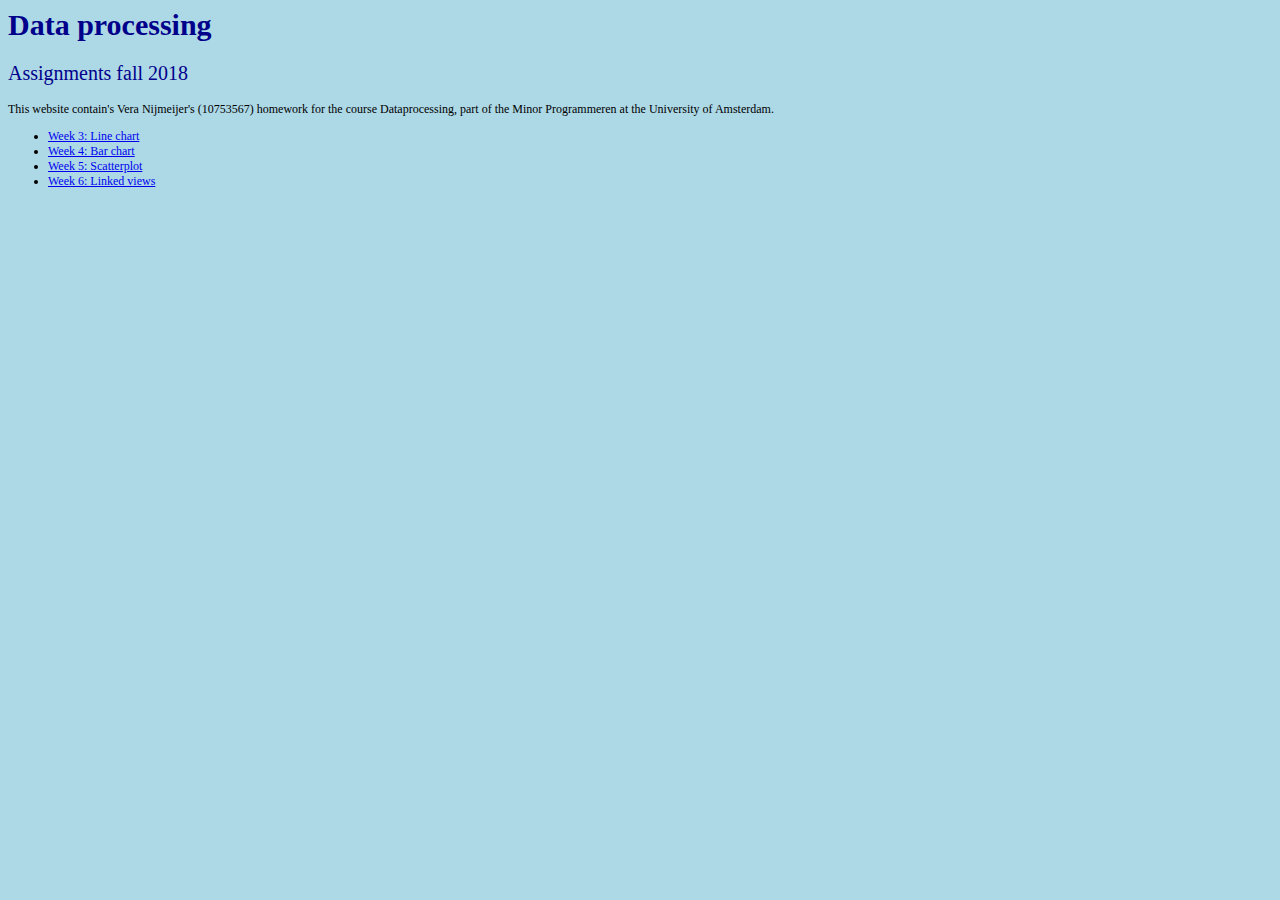
<file: index.html>
<html>
  <head>
    <title>Data processing assignments</title>
    <link rel="stylesheet" href="styles.css">
  </head>
  <body>
    <h1>Data processing</h1>
    <h2>Assignments fall 2018</h2>
    <p>
      This website contain's Vera Nijmeijer's (10753567) homework for the course Dataprocessing, part of the Minor Programmeren at the University of Amsterdam.
    </p>
    <div class="list">
      <ul>
        <li><a href="Homework/Week_3/linechart.html">Week 3: Line chart</a></li>
        <li><a href="Homework/Week_4/index.html">Week 4: Bar chart</a></li>
        <li><a href="Homework/Week_5/scatter.html">Week 5: Scatterplot</a></li>
        <li><a href="Homework/Week_6/views.html">Week 6: Linked views</a></li>
      </ul>
    </div>
  </body>
</html>
</file>
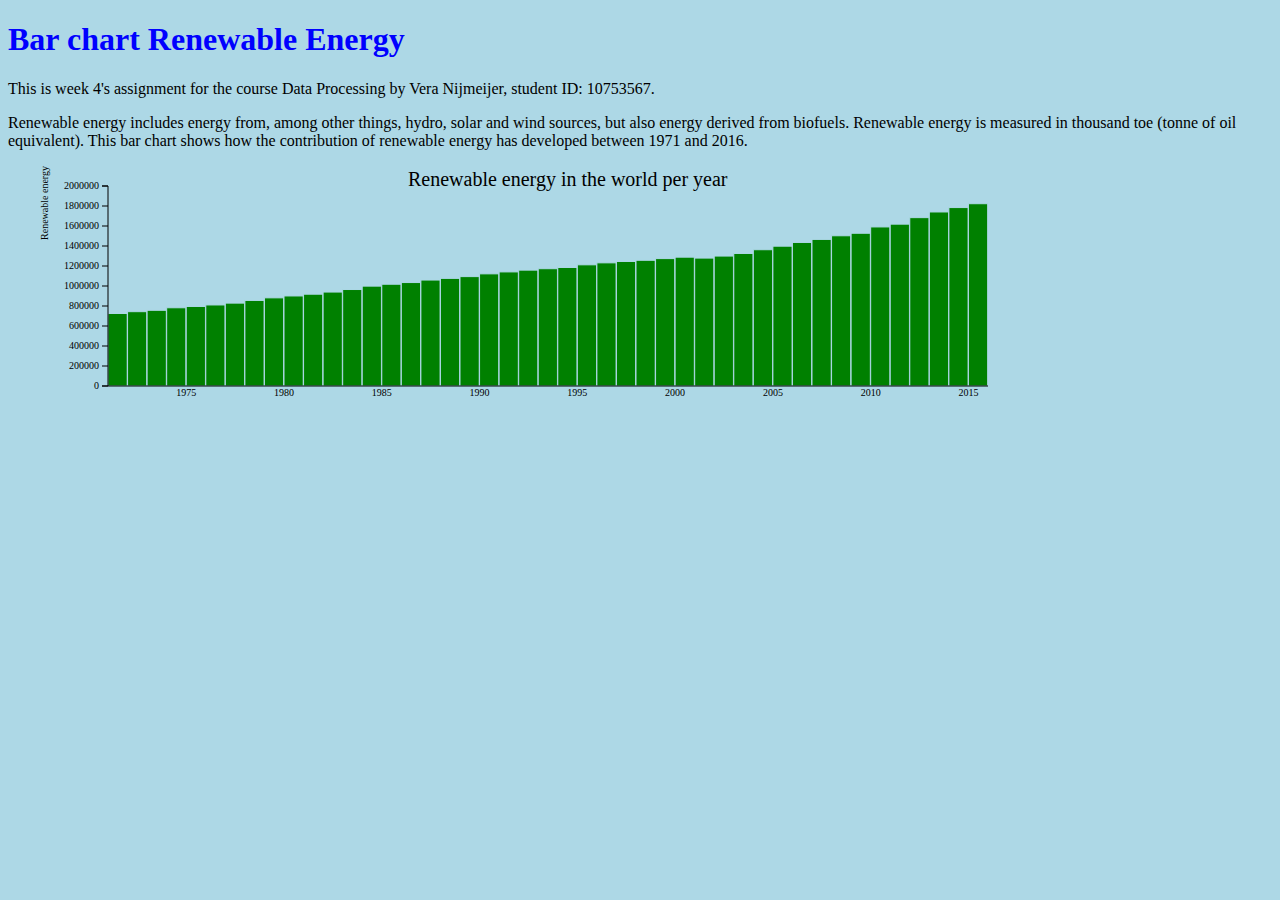
<file: Homework/Week_4/index.html>
<!DOCTYPE html>
<html lang="en">
    <head>
        <meta charset="utf-8">
        <title>Renewable Energy</title>
        <script type="text/javascript" src="d3/d3.v3.js"></script>
        <script type="text/javascript" src="d3/tip.js"></script>
        <link rel="stylesheet" type="text/css" href="styles2.css">
    </head>
    <body>
        <script type="text/javascript">
          d3.select("body").append("h1").attr("class", "joe").text("Bar chart Renewable Energy");
          d3.select("body").append("p").text("This is week 4's assignment for the course Data Processing by Vera Nijmeijer, student ID: 10753567.");
          d3.select("body").append("p").text("Renewable energy includes energy from, among other things, hydro, solar and wind sources, but also energy derived from biofuels. Renewable energy is measured in thousand toe (tonne of oil equivalent). This bar chart shows how the contribution of renewable energy has developed between 1971 and 2016.")

          // define size of svg
          var w = 1000;
          var h = 250;
          var barPadding = 3;
          var margin = ({top: 20, right: 20, bottom: 30, left: 100})

          // create svg
          var svg = d3.select("body")
                      .append("svg")
                      .attr("width", w)
                      .attr("height", h);


          var fileName = "data2.json";
          var txtFile = new XMLHttpRequest();


          // import json file
          txtFile.onreadystatechange = function() {
            if (txtFile.readyState === 4 && txtFile.status == 200) {
              json = JSON.parse(txtFile.responseText);

              var dataset = json;

              // define x and y scale
              var xScale = d3.scale.linear()
                                   .domain([1971, 2016])
                                   .range([margin.left, w - margin.right]);

              var yScale = d3.scale.linear()
                                   .domain([0,2000000])
                                   .range([h - margin.bottom, margin.top]);

              // define tip
              var tip = d3.tip()
                          .attr("class", "d3-tip")
                          .offset([-10, 0])
                          .html(function(d) {
                            return "<span style='color:white'>" + d.Value + "</span>";
                          })

              // make bars
              svg.selectAll("rect")
                 .data(dataset)
                 .enter()
                 .append("rect")
                 .attr("x", function(d) {
                    return xScale(d["TIME"]);
                 })
                  .attr("y", function(d) {

                    return yScale(d["Value"]);
                  })
                  .attr("width", w / dataset.length - barPadding)

                  .attr("height", function(d) {
                    return yScale(0) - yScale(d["Value"]);
                  })
                  .on("mousedown", tip.show)
                  // Source: http://bl.ocks.org/phil-pedruco/9032348
                  .on("mouseover", function() {
                    d3.select(this)
                      .attr("fill", "lightgreen");
                  })
                  .on("mouseup",tip.hide)
                  .on("mouseout", function(d, i) {
                    d3.select(this)
                      .attr("fill", "green");
                  })
                  .attr("fill", "green")
                  .attr("stroke", "lightblue");

              // add axes
              var xAxis = d3.svg.axis()
                            .scale(xScale)
                            .orient("bottom")
                            .tickSize(0)
                            .ticks(10)
                            .tickFormat(d3.format(".0"));

              var yAxis = d3.svg.axis()
                                .scale(yScale)
                                .orient("left")
                                .tickFormat(d3.format(".0", 1e3));

              // add title
              var title = svg.append("text")
                .attr("y", margin.top)
                .attr("x", 400)
                .style("font-size", "20px")
                .text("Renewable energy in the world per year")

              // add axes
              svg.append("g")
                 .attr("transform", "translate(0, 220)")
                 .attr("class", "axis")
                 .call(xAxis);

              svg.append("g")
                 .attr("transform", "translate(100, 0)")
                 .attr("class", "axis")
                 .call(yAxis)
                .append("text")
                 .attr("transform", "rotate(-90)")
                 .attr("y", -60)
                 .style("text-anchor", "end")
                 .text("Renewable energy");

              svg.call(tip);
              }
            };

            txtFile.open("GET", fileName);
            txtFile.send();
            // Your beautiful D3 code will go here
        </script>
    </body>
</html>
</file>
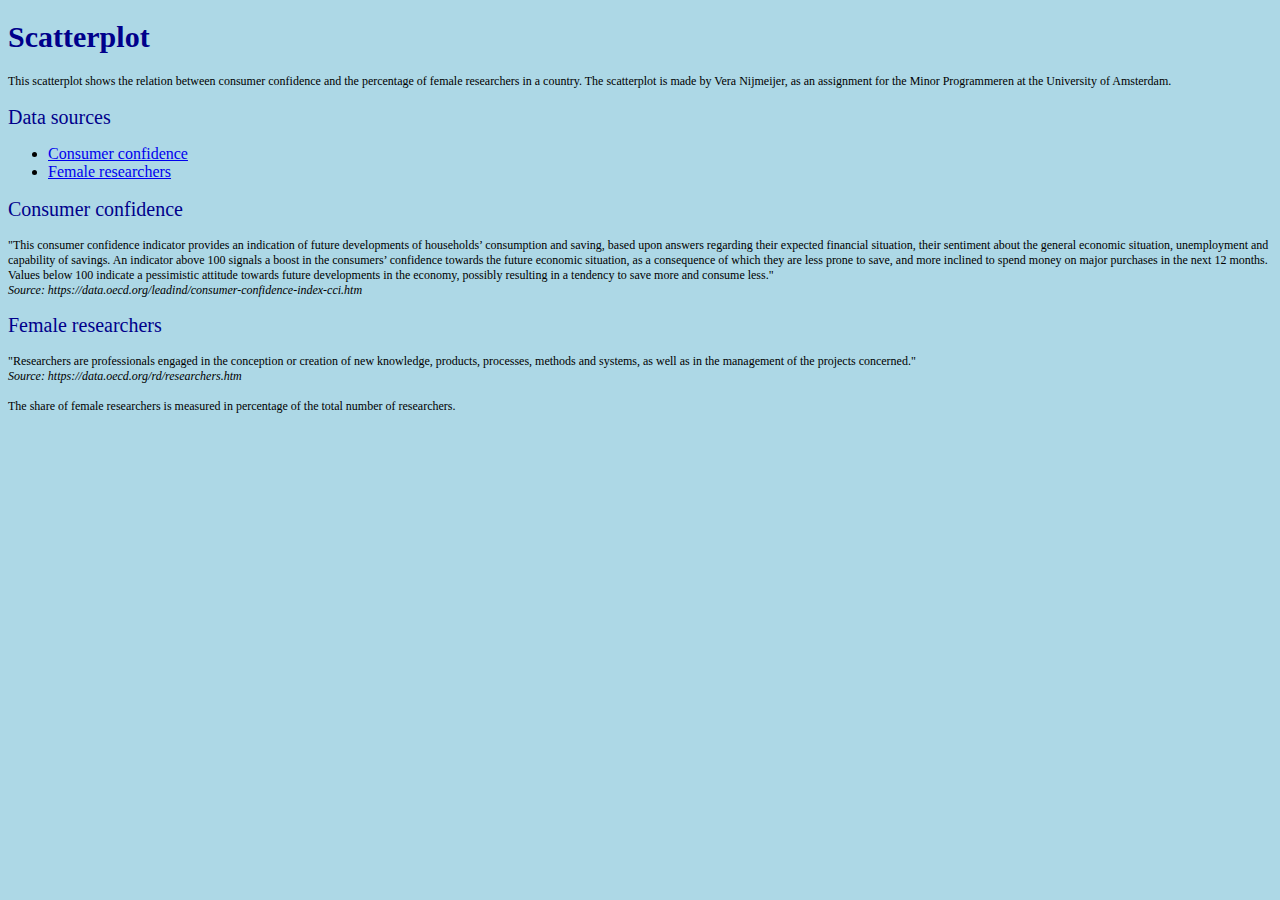
<file: Homework/Week_5/scatter.html>
<!-- Vera Nijmeijer
     10753567
     Assignment minor Programmeren UvA -->
<!DOCTYPE html>
<html lang="en">
    <head>
        <meta charset="utf-8">
        <title>Scatterplot</title>
        <script type="text/javascript" src="d3/d3.js"></script>
        <script type="text/javascript" src="scatter.js"></script>
        <link rel="stylesheet" href="scatter.css">
        <link rel="shortcut icon" href="#" />
    </head>
    <body>
      <h1>Scatterplot</h1>

      <p>This scatterplot shows the relation between consumer confidence and the percentage of
      female researchers in a country. The scatterplot is made by Vera Nijmeijer, as an assignment for the Minor Programmeren at the University of Amsterdam.</p>
      <h2>Data sources</h2>
      <p><ul>
        <li><a href="http://stats.oecd.org/SDMX-JSON/data/HH_DASH/FRA+DEU+KOR+NLD+PRT+GBR.COCONF.A/all?startTime=2007&endTime=2015">Consumer confidence</a></li>
        <li><a href="http://stats.oecd.org/SDMX-JSON/data/MSTI_PUB/TH_WRXRS.FRA+DEU+KOR+NLD+PRT+GBR/all?startTime=2007&endTime=2015">Female researchers</a></li>
      </ul></p>
      <h2>Consumer confidence</h2>
      <p>&#34This consumer confidence indicator provides an indication of future developments of households’ consumption and saving, based upon answers regarding their expected financial situation, their sentiment about the general economic situation, unemployment and capability of savings. An indicator above 100 signals a boost in the consumers’ confidence towards the future economic situation, as a consequence of which they are less prone to save, and more inclined to spend money on major purchases in the next 12 months. Values below 100 indicate a pessimistic attitude towards future developments in the economy, possibly resulting in a tendency to save more and consume less.&#34<br><i>Source: https://data.oecd.org/leadind/consumer-confidence-index-cci.htm</i></p>
      <h2>Female researchers</h2>

      <p>&#34Researchers are professionals engaged in the conception or creation of new knowledge, products, processes, methods and systems, as well as in the management of the projects concerned.&#34<br><i>Source: https://data.oecd.org/rd/researchers.htm</i><br><br>The share of female researchers is measured in percentage of the total number of researchers.</p>

    </body>
</html>
</file>
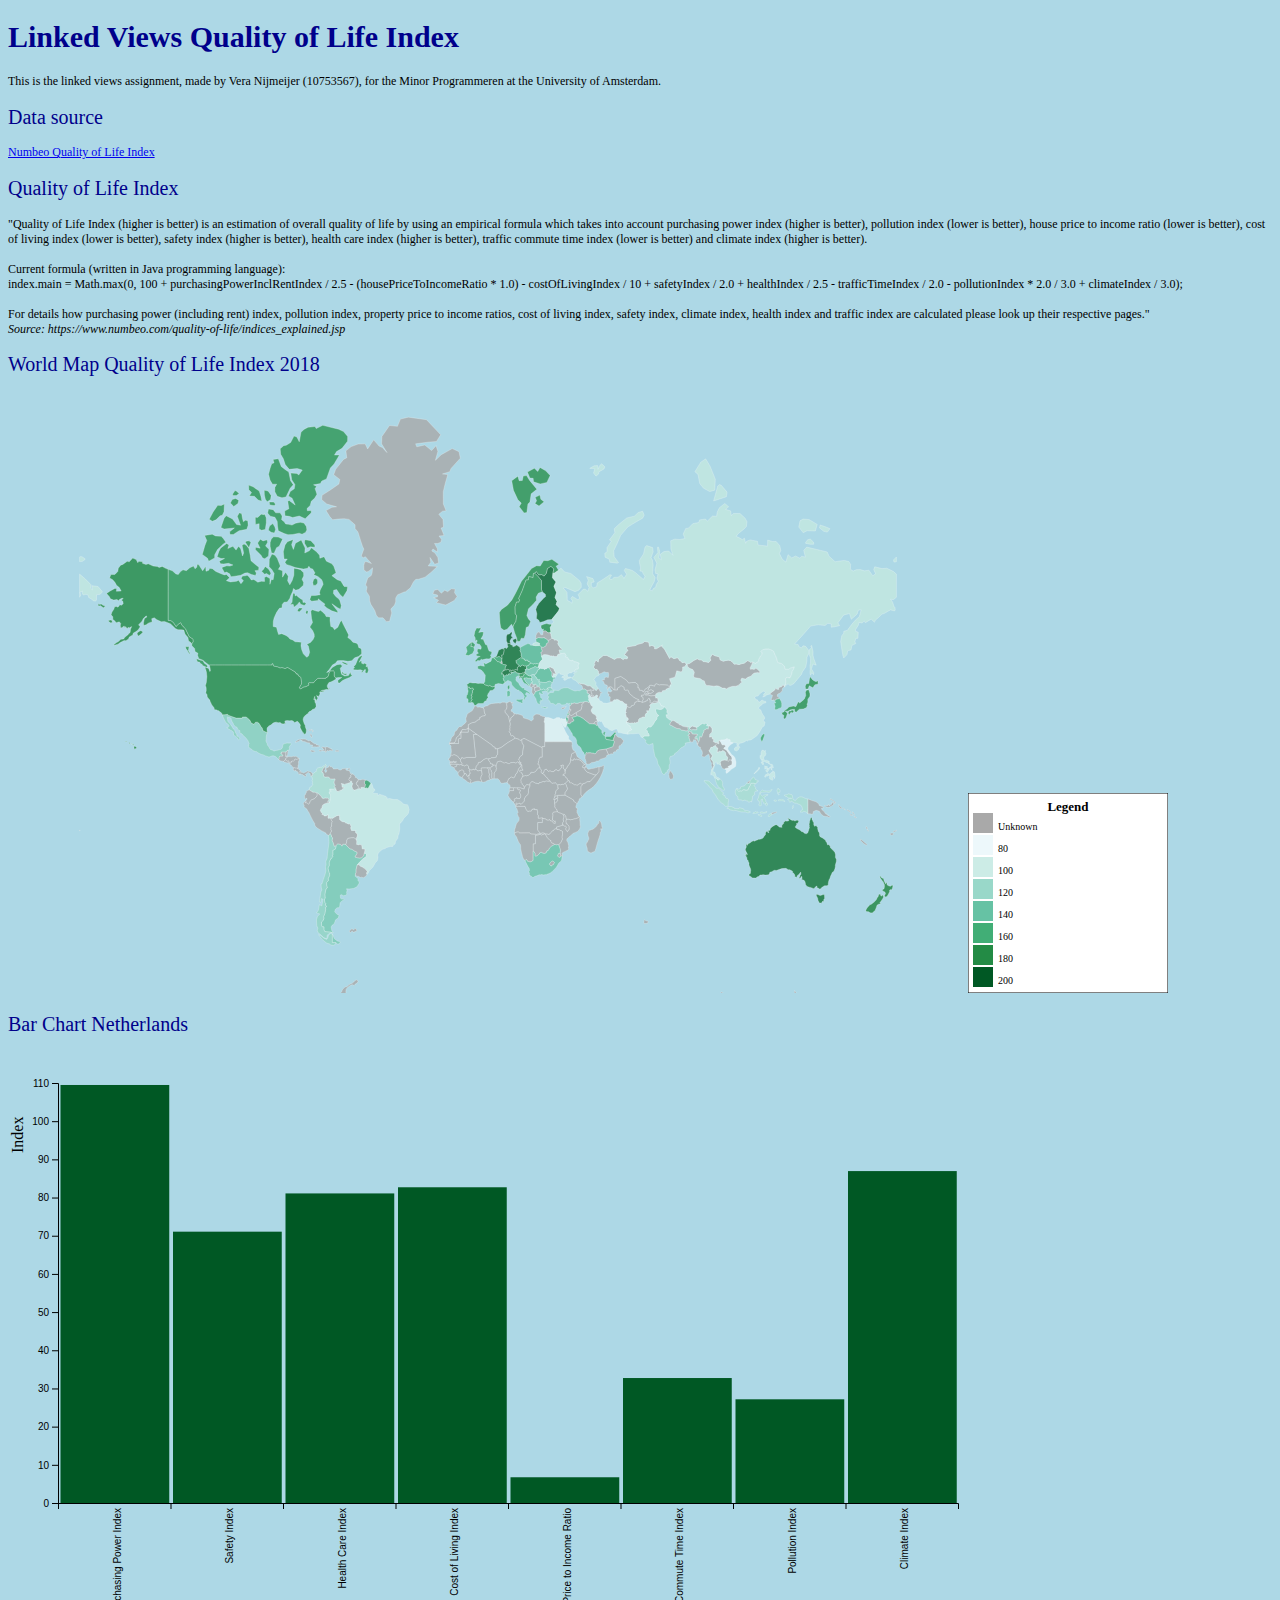
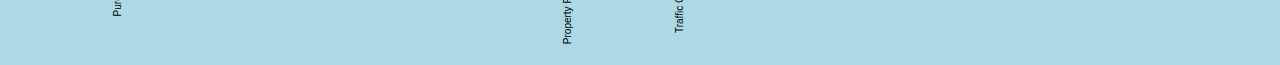
<file: Homework/Week_6/views.html>
<!-- Vera Nijmeijer
     10753567
     Assignment minor Programmeren UvA -->
<!DOCTYPE html>
<html lang="en">
    <head>
        <meta charset="utf-8">
        <title>Linked Views Quality of Life Index</title>
        <script type="text/javascript" src="d3/d3.js"></script>
        <script type="text/javascript" src="d3/d3-tip.js"></script>
        <script src="https://d3js.org/topojson.v1.min.js"></script>
        <script type="text/javascript" src="views.js"></script>
        <link rel="stylesheet" href="views.css">
        <link rel="shortcut icon" href="#" />
    </head>
    <body>
      <h1>Linked Views Quality of Life Index</h1>
      <p>This is the linked views assignment, made by Vera Nijmeijer (10753567), for the Minor Programmeren at the University of Amsterdam.</p>
      <h2>Data source</h2>
      <p>
        <a href="https://www.numbeo.com/quality-of-life/rankings_by_country.jsp?title=2018">Numbeo Quality of Life Index</a>
      </p>
      <h2>Quality of Life Index</h2>
      <p>&#34Quality of Life Index (higher is better) is an estimation of overall quality of life by using an empirical formula which takes into account purchasing power index (higher is better), pollution index (lower is better), house price to income ratio (lower is better), cost of living index (lower is better), safety index (higher is better), health care index (higher is better), traffic commute time index (lower is better) and climate index (higher is better).<br><br>
        Current formula (written in Java programming language):<br>
        index.main = Math.max(0, 100 + purchasingPowerInclRentIndex / 2.5 - (housePriceToIncomeRatio * 1.0) - costOfLivingIndex / 10 + safetyIndex / 2.0 + healthIndex / 2.5 - trafficTimeIndex / 2.0 - pollutionIndex * 2.0 / 3.0 + climateIndex / 3.0);<br><br>
        For details how purchasing power (including rent) index, pollution index, property price to income ratios, cost of living index, safety index, climate index, health index and traffic index are calculated please look up their respective pages.&#34<br><i>Source: https://www.numbeo.com/quality-of-life/indices_explained.jsp</i></p>
    </body>
</html>
</file>
<file: styles.css>
/* Vera Nijmeijer
   10753567
   Assignment minor Programmeren UvA*/

body {
  background-color: lightblue;
}
h1
{
  color: darkblue;
  font: 30px verdana;
  font-weight: bold;
}
h2 {
  color: darkblue;
  font: 20px verdana;
}
p
{
  font: 12px verdana;
}
.list
{
  font: 12px verdana;
}
</file>
<file: Homework/Week_4/styles2.css>
body {
  background-color: lightblue;
}
h1
{
  color: blue;
  font: verdana;
}
p
{
  font: verdana;
}
.bars
{
  background-color: green;
}
.bars:hover {
  fill: lightgreen ;
}
.axis {
  font: 10px verdana;
}
.axis path,
.axis line {
  fill: none;
  stroke: #000;
  stroke-width: 1px;
}
.d3-tip {
  line-height: 1;
  font-weight: bold;
  padding: 12px;
  background: rgba(0, 0, 0, 0.8);
  color: #fff;
  border-radius: 2px;
}

/* Creates a small triangle extender for the tooltip */
.d3-tip:after {
  box-sizing: border-box;
  display: inline;
  font-size: 10px;
  width: 100%;
  line-height: 1;
  color: rgba(0, 0, 0, 0.8);
  content: "\25BC";
  position: absolute;
  text-align: center;
}

/* Style northward tooltips differently */
.d3-tip.n:after {
  margin: -1px 0 0 0;
  top: 100%;
  left: 0;
}
</file>
<file: Homework/Week_5/scatter.css>
/* Vera Nijmeijer
   10753567
   Assignment minor Programmeren UvA*/

body {
  background-color: lightblue;
}
h1
{
  color: darkblue;
  font: 30px verdana;
  font-weight: bold;
}
h2 {
  color: darkblue;
  font: 20px verdana;
}
p
{
  font: 12px verdana;
}
.axis {
  font: 10px verdana;
}
.axis line {
  fill: none;
  stroke: #000;
  stroke-width: 1px;
}
.axis_text {
  font: 10px verdana;
  text-anchor: middle;
}
.leg_text {
  font: 10px verdana;
}
.title_scat {
  font: 13px verdana;
  font-weight: bold;
  color: darkblue;
}
.titles {
  font: 13px verdana;
  font-weight: bold;
}
.legend {
  fill: white;
  stroke: #000;
}
</file>
<file: Homework/Week_6/views.css>
/* Vera Nijmeijer
   10753567
   Assignment minor Programmeren UvA*/

body {
  background-color: lightblue;
}
h1
{
  color: darkblue;
  font: 30px verdana;
  font-weight: bold;
}
h2 {
  color: darkblue;
  font: 20px verdana;
}
p
{
  font: 12px verdana;
}

.names {
  fill: none;
  stroke: #fff;
  stroke-linejoin: round;
}

/* Tooltip CSS */
.d3-tip {
  line-height: 1.5;
  font-weight: 400;
  font-family:"avenir next", Arial, sans-serif;
  padding: 6px;
  background: rgba(0, 0, 0, 0.6);
  color: #FFA500;
  border-radius: 1px;
  pointer-events: none;
}

/* Creates a small triangle extender for the tooltip */
.d3-tip:after {
  box-sizing: border-box;
  display: inline;
  font-size: 8px;
  width: 100%;
  line-height: 1.5;
  color: rgba(0, 0, 0, 0.6);
  position: absolute;
  pointer-events: none;
}

/* Northward tooltips */
.d3-tip.n:after {
  content: "\25BC";
  margin: -1px 0 0 0;
  top: 100%;
  left: 0;
  text-align: center;
}

/* Eastward tooltips */
.d3-tip.e:after {
  content: "\25C0";
  margin: -4px 0 0 0;
  top: 50%;
  left: -8px;
}

/* Southward tooltips */
.d3-tip.s:after {
  content: "\25B2";
  margin: 0 0 1px 0;
  top: -8px;
  left: 0;
  text-align: center;
}

/* Westward tooltips */
.d3-tip.w:after {
  content: "\25B6";
  margin: -4px 0 0 -1px;
  top: 50%;
  left: 100%;
}

/*    text{
  pointer-events:none;
}*/

.details{
  color:white;
}
.leg_text {
  font: 10px verdana;
}
.titles {
  font: 13px verdana;
  font-weight: bold;
}
.legend {
  fill: white;
  stroke: #000;
}
</file>
